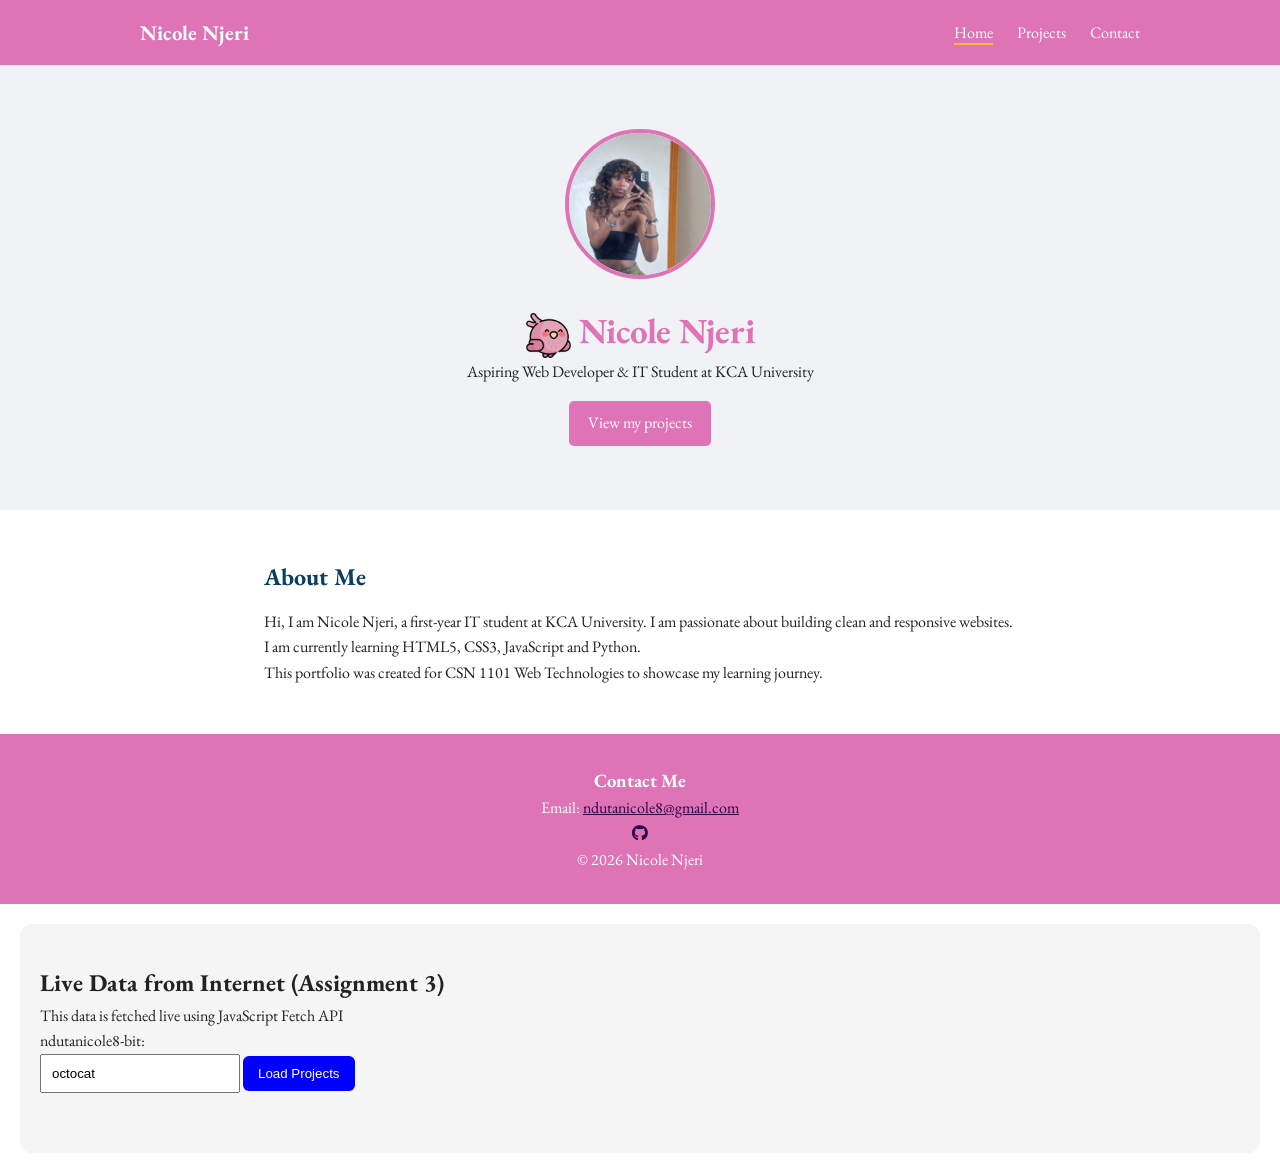
<file: index.html>
<!DOCTYPE html>
<html lang="en">
<head>
  <meta charset="UTF-8">
  <meta name="viewport" content="width=device-width, initial-scale=1.0">
  <meta name="description" content="Portfolio of Nicole Njeri, an IT student at KCA University learning web development.">
  <title>Nicole Njeri | Portfolio</title>

  <link rel="preconnect" href="https://fonts.googleapis.com">
  <link rel="preconnect" href="https://fonts.gstatic.com" crossorigin>
  <link href="https://fonts.googleapis.com/css2?family=EB+Garamond:wght@400;600&display=swap" rel="stylesheet">
  <link rel="stylesheet" href="https://cdnjs.cloudflare.com/ajax/libs/font-awesome/6.0.0/css/all.min.css">
  <link rel="stylesheet" href="style.css">
  <link rel="icon" type="image/png" href="826910.png">
</head>
<body>

  <header>
    <nav aria-label="Main">
      <h2 class="logo">Nicole Njeri</h2>
      <ul>
        <li><a href="index.html" class="active" aria-current="page">Home</a></li>
        <li><a href="projects.html">Projects</a></li>
        <li><a href="#contact">Contact</a></li>
      </ul>
    </nav>
  </header>

  <main>
    <section class="hero">
      <img src="photo.jpg" loading="lazy" width="400" height="300>" alt="Portrait of Nicole Njeri" class="nicole" width="150" height="150">
      <h1><img src="826910.png" alt="">Nicole Njeri</h1>
      <p>Aspiring Web Developer &amp; IT Student at KCA University</p>
      <a href="projects.html" class="btn">View my projects</a>
    </section>

    <section class="about">
      <h2>About Me</h2>
      <p>Hi, I am Nicole Njeri, a first-year IT student at KCA University. I am passionate about building clean and responsive websites. I am currently learning HTML5, CSS3, JavaScript and Python.</p>
      <p>This portfolio was created for CSN 1101 Web Technologies to showcase my learning journey.</p>
    </section>
  </main>

  <footer id="contact">
    <h3>Contact Me</h3>
    <p>Email: <a href="mailto:ndutanicole8@gmail.com"> ndutanicole8@gmail.com</a></p>
    <a class="social-link" href="https://github.com/ndutanicole8-bit" target="_blank" rel="noopener" aria-label="Nicole on GitHub (opens in a new tab)">
      <i class="fa-brands fa-github" aria-hidden="true"></i>
    </a>
    <p>&copy; 2026 Nicole Njeri</p>
  </footer>

</body>
</html>
<section id="live-api" style="padding:40px 20px; background:#f5f5f5; margin:20px; border-radius:12px;">
  <h2>Live Data from Internet (Assignment 3)</h2>
  <p>This data is fetched live using JavaScript Fetch API</p>

  <label>ndutanicole8-bit:</label><br>
  <input type="text" id="ndutanicole8-bit"
   placeholder="ndutanicole8-bit"
    value="octocat" style="padding:10px; width:200px;">
  <button id="fetchButton" style="padding:10px 15px; background:blue; color:white; border:none; border-radius:6px;">Load Projects</button>

  <p id="loadingMessage" style="display:none;">⏳ Loading live data from GitHub...</p>
  <p id="errorMessage" style="display:none; color:red; background:#ffe0e0; padding:10px;"></p>
  
  <div id="projectsContainer" style="margin-top:20px;"></div>
</section>
</file>
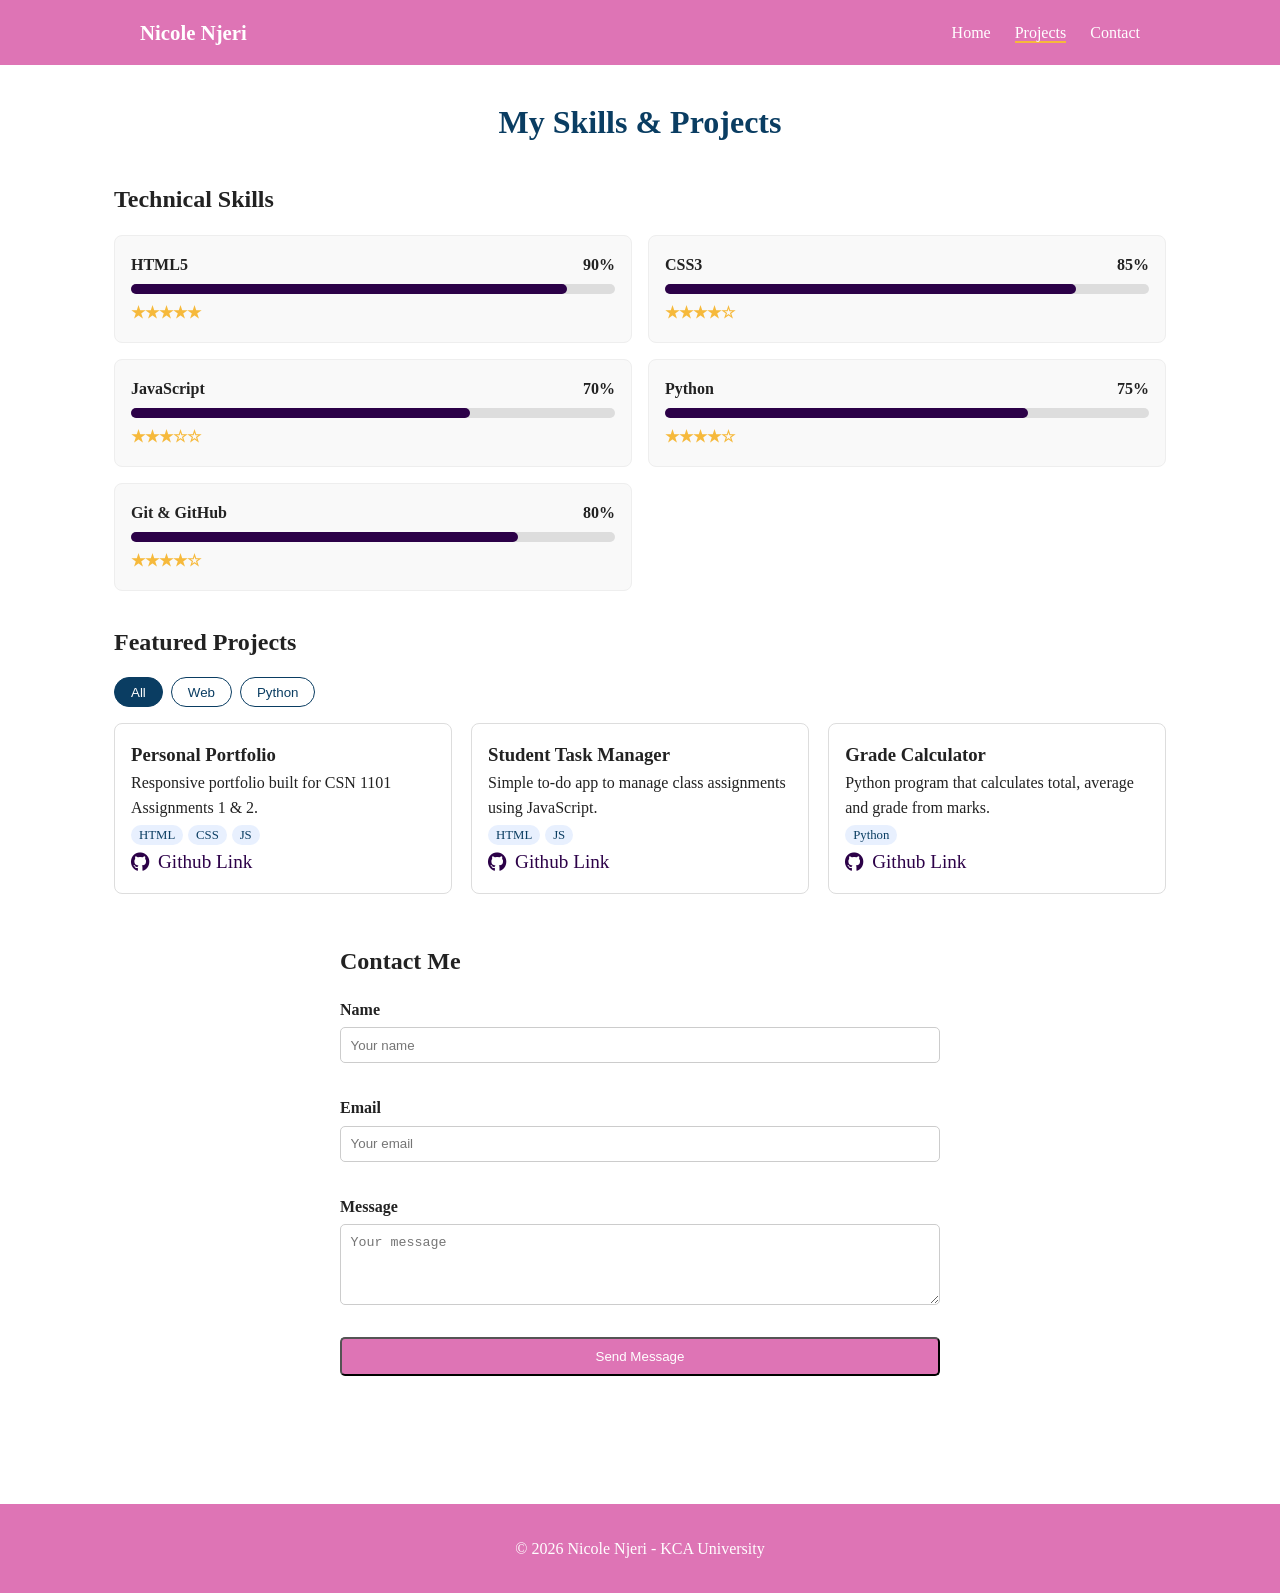
<file: projects.html>
<!DOCTYPE html>
<html lang="en">
<head>
  <meta charset="UTF-8">
  <meta name="viewport" content="width=device-width, initial-scale=1.0">
  <title>Nicole Njeri | Projects</title>
  <link rel="stylesheet" href="style.css">
  <link rel="stylesheet" href="https://cdnjs.cloudflare.com/ajax/libs/font-awesome/6.0.0/css/all.min.css">
  <link rel="icon" type = "image/x-icon" href = "Images/826910.png">
</head>
<body>

  <header>
    <nav>
      <h2 class="logo">Nicole Njeri</h2>
      <ul>
        <li><a href="index.html">Home</a></li>
        <li><a href="projects.html" class="active">Projects</a></li>
        <li><a href="#contact">Contact</a></li>
      </ul>
    </nav>
  </header>

  <main class="projects-main">
    <h1 class="page-title">My Skills & Projects</h1>

    <!-- 1. SKILLS - 20% of marks - Need 5 skills + visual bars -->
    <section>
      <h2>Technical Skills</h2>
      <div class="skills-grid">
        <div class="skill-card">
          <p>HTML5 <span>90%</span></p>
          <div class="bar"><div class="level" style="width:90%"></div></div>
          <p class="stars">★★★★★</p>
        </div>
        <div class="skill-card">
          <p>CSS3 <span>85%</span></p>
          <div class="bar"><div class="level" style="width:85%"></div></div>
          <p class="stars">★★★★☆</p>
        </div>
        <div class="skill-card">
          <p>JavaScript <span>70%</span></p>
          <div class="bar"><div class="level" style="width:70%"></div></div>
          <p class="stars">★★★☆☆</p>
        </div>
        <div class="skill-card">
          <p>Python <span>75%</span></p>
          <div class="bar"><div class="level" style="width:75%"></div></div>
          <p class="stars">★★★★☆</p>
        </div>
        <div class="skill-card">
          <p>Git & GitHub <span>80%</span></p>
          <div class="bar"><div class="level" style="width:80%"></div></div>
          <p class="stars">★★★★☆</p>
        </div>
      </div>
    </section>

    <!-- 2. PROJECTS - 15% marks + FILTER 20% marks -->
    <section>
      <h2>Featured Projects</h2>
      <div class="filter-btns">
        <button class="filter-btn active" onclick="filterProjects('all')">All</button>
        <button class="filter-btn" onclick="filterProjects('web')">Web</button>
        <button class="filter-btn" onclick="filterProjects('python')">Python</button>
      </div>

      <div class="project-grid">
        <div class="project-card" data-category="web">
          <h3>Personal Portfolio</h3>
          <p>Responsive portfolio built for CSN 1101 Assignments 1 & 2.</p>
          <div class="tags"><span>HTML</span><span>CSS</span><span>JS</span></div>
          <a class="git-link" href="https://github.com/ndutanicole8-bit" target="_blank" rel="noopener" aria-label="Nicole on GitHub (opens in a new tab)">
      <i class="fa-brands fa-github" aria-hidden="true"></i> Github Link
    </a>
        </div>

        <div class="project-card" data-category="web">
          <h3>Student Task Manager</h3>
          <p>Simple to-do app to manage class assignments using JavaScript.</p>
          <div class="tags"><span>HTML</span><span>JS</span></div>
          <a class="git-link" href="https://github.com/ndutanicole8-bit" target="_blank" rel="noopener" aria-label="Nicole on GitHub (opens in a new tab)">
      <i class="fa-brands fa-github" aria-hidden="true"></i> Github Link
    </a>
        </div>

        <div class="project-card" data-category="python">
          <h3>Grade Calculator</h3>
          <p>Python program that calculates total, average and grade from marks.</p>
          <div class="tags"><span>Python</span></div>
          <a class="git-link" href="https://github.com/ndutanicole8-bit" target="_blank" rel="noopener" aria-label="Nicole on GitHub (opens in a new tab)">
      <i class="fa-brands fa-github" aria-hidden="true"></i> Github Link
    </a>
        </div>
      </div>
    </section>

    <!-- 3. FORM VALIDATION - 15% marks -->
    <section class="form-section">
      <h2>Contact Me</h2>
      <form id="contactForm">
        <label>Name</label>
        <input type="text" id="name" placeholder="Your name">
        <small id="nameError" class="error"></small>

        <label>Email</label>
        <input type="email" id="email" placeholder="Your email">
        <small id="emailError" class="error"></small>

        <label>Message</label>
        <textarea id="message" rows="4" placeholder="Your message"></textarea>
        <small id="messageError" class="error"></small>

        <button type="submit" class="btn">Send Message</button>
        <p id="success" class="success"></p>
      </form>
    </section>

  </main>

  <footer id="contact">
    <p>&copy; 2026 Nicole Njeri - KCA University</p>
  </footer>

<script>
// FILTER FUNCTION - This is what teacher checks
function filterProjects(category) {
  const cards = document.querySelectorAll('.project-card');
  const btns = document.querySelectorAll('.filter-btn');
  
  btns.forEach(b => b.classList.remove('active'));
  event.target.classList.add('active');

  cards.forEach(card => {
    if (category === 'all' || card.dataset.category === category) {
      card.style.display = 'block';
    } else {
      card.style.display = 'none';
    }
  });
}

// FORM VALIDATION - Teacher checks regex
document.getElementById('contactForm').addEventListener('submit', function(e){
  e.preventDefault();
  let valid = true;
  const name = document.getElementById('name').value.trim();
  const email = document.getElementById('email').value.trim();
  const message = document.getElementById('message').value.trim();

  document.getElementById('nameError').textContent = '';
  document.getElementById('emailError').textContent = '';
  document.getElementById('messageError').textContent = '';

  if(name.length < 2){
    document.getElementById('nameError').textContent = 'Name too short';
    valid = false;
  }
  if(!/^[^\s@]+@[^\s@]+\.[^\s@]+$/.test(email)){
    document.getElementById('emailError').textContent = 'Enter valid email';
    valid = false;
  }
  if(message.length < 10){
    document.getElementById('messageError').textContent = 'Message at least 10 chars';
    valid = false;
  }
  if(valid){
    document.getElementById('success').textContent = 'Message sent! (Demo)';
    this.reset();
  }
});
</script>

</body>
</html>
</file>
<file: style.css>
* { 
  margin: 0; 
  padding: 0;
   box-sizing:
    border-box; }

body {
   font-family: EB Garamond, serif; 
   line-height: 1.6;
    color: #222; }

header { background: #de74b5; color: white; padding: 1rem 2rem; }
nav { display: flex; justify-content: space-between; align-items: center; max-width: 1000px; margin: 0 auto; }
.logo { font-size: 1.3rem; }
nav ul { display: flex; list-style: none; gap: 1.5rem; }
nav a { color: white; text-decoration: none; }
nav a.active { border-bottom: 2px solid #f6b93b; }

.hero { text-align: center; padding: 4rem 1rem; background: #f1f2f6; }
.nicole { 
  width: 150px;
   height: 150px;
    border-radius: 50%; 
    object-fit: cover; 
  border: 4px solid #de74b5;}


.hero h1 { 
  margin-top: 1rem; 
  font-size: 2.2rem;
   color: #de74b5; }


.hero h1 img{
  width: 45px;
   height: 45px;
    margin-right: 0.5rem; 
    vertical-align: middle;
}

.btn { display: inline-block; margin-top: 1rem; background: #de74b5; color: white; padding: 0.6rem 1.2rem; border-radius: 5px; text-decoration: none; }

.about { max-width: 800px; margin: 3rem auto; padding: 0 1.5rem; }
.about h2 { color: #0a3d62; margin-bottom: 0.8rem; }

.github { display:flexbox;
  gap: 0.5rem;
   }


footer {
   background: #de74b5; 
   color: white; 
   text-align: center; 
   padding: 2rem 1rem; 
   margin-top: 2rem; }

footer a { color: #2c0148;
width: 70px;}

/* PHONE RESPONSIVE - Teacher checks this */
@media (max-width: 600px) {
  nav { flex-direction: column; gap: 0.8rem; }
  .hero h1 { font-size: 1.7rem; }
}
/* --- Assignment 2 additions --- */
.projects-main { max-width: 1100px; margin: 0 auto; padding: 2rem 1.5rem; }
.page-title { color: #0a3d62; text-align: center; margin-bottom: 2rem; }
.skills-grid { display: grid; grid-template-columns: repeat(2,1fr); gap: 1rem; margin: 1rem 0 2rem; }
.skill-card { background: #f9f9f9; border: 1px solid #eee; padding: 1rem; border-radius: 8px; }
.skill-card p { display: flex; justify-content: space-between; font-weight: 600; }
.bar { background: #ddd; height: 10px; border-radius: 5px; margin: 0.4rem 0; }
.level { background: #2c0148; height: 10px; border-radius: 5px; }
.stars { color: #f6b93b; }
.filter-btns { margin: 1rem 0; display: flex; gap: 0.5rem; }
.filter-btn { padding: 0.4rem 1rem; border: 1px solid #0a3d62; background: white; color: #0a3d62; border-radius: 20px; cursor: pointer; }
.filter-btn.active { background: #0a3d62; color: white; }
.project-grid { display: grid; grid-template-columns: repeat(3,1fr); gap: 1.2rem; }
.project-card { border: 1px solid #ddd; border-radius: 8px; padding: 1rem; background: white; }
.tags span { background: #e8f0fe; color: #0a3d62; padding: 0.2rem 0.5rem; border-radius: 10px; font-size: 0.8rem; margin-right: 0.3rem; }
.form-section { max-width: 600px; margin: 3rem auto; }
.form-section form { display: flex; flex-direction: column; }
.form-section input, .form-section textarea { padding: 0.6rem; border: 1px solid #ccc; border-radius: 5px; margin-top: 0.3rem; }
.form-section label { margin-top: 1rem; font-weight: 600; }
.error { color: red; font-size: 0.8rem; height: 1rem; }
.git-link{
    display: inline-flex;
    align-items: center;
        color: #2c0148; 
        text-decoration: none;
        gap: 0.5rem;
         font-size: 1.2rem; 
         transition: color 0.3s ease; 
}
.success { color: green; font-weight: bold; margin-top: 1rem; }

@media (max-width: 768px) {
  .skills-grid { grid-template-columns: 1fr; }
  .project-grid { grid-template-columns: 1fr; }
}
async function loadGitHubRepos() {
  const usernameInput = document.getElementById('githubUsername');
  const loading = document.getElementById('loadingMessage');
  const errorBox = document.getElementById('errorMessage');
  const container = document.getElementById('projectsContainer');

  loading.style.display = 'block';
  errorBox.style.display = 'none';
  container. = '//SECURITY//';

  try {
    const username = usernameInput.value.trim();
    const response = await fetch(`https://api.github.com/users/${username}/repos?per_page=6`);
    
    if (!response.ok) throw new Error('User not found');

    const repos = await response.json();

    repos.forEach(repo => {
      const card = document.createElement('div');
      card.style.border = '1px solid #ccc'; card.style.padding = '12px'; card.style.marginBottom = '10px'; card.style.borderRadius = '8px'; card.style.background='white';
      
      const title = document.createElement('h3');
      title.textContent = repo.name; // SAFE: using textContent
      
      const desc = document.createElement('p');
      desc.textContent = repo.description || 'No description';
      
      const link = document.createElement('a');
      link.textContent = 'View on GitHub →';
      link.href = repo.html_url;
      link.target = '_blank';
      
      card.appendChild(title); card.appendChild(desc); card.appendChild(link);
      container.appendChild(card);
    });

  } catch (err) {
    errorBox.textContent = 'Failed to load: ' + err.message + '. Try another username.';
    errorBox.style.display = 'block';
  } finally {
    loading.style.display = 'none';
  }
}

document.getElementById('fetchButton').addEventListener('click', loadGitHubRepos);
loadGitHubRepos(); // auto-load on page open
</file>
